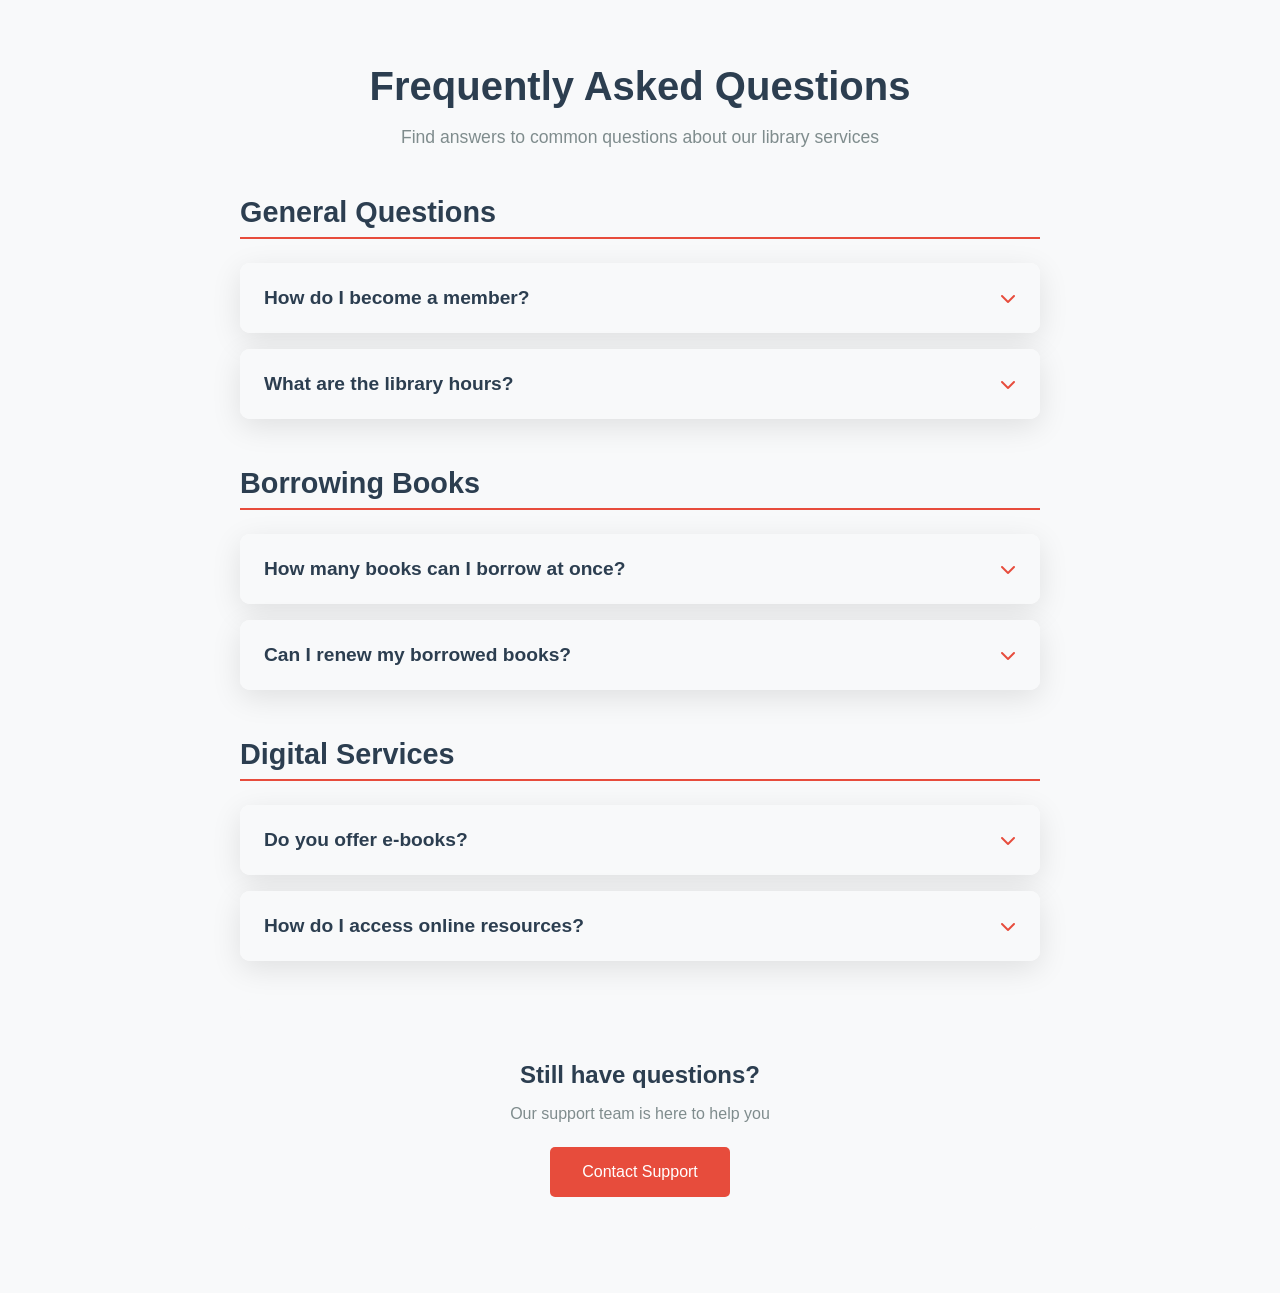
<file: FAQ.html>
<!DOCTYPE html>
<html lang="en">
<head>
    <meta charset="UTF-8">
    <meta name="viewport" content="width=device-width, initial-scale=1.0">
    <title>FAQ - Athena Library</title>
    <link rel="stylesheet" href="css/style.css">
    <link rel="stylesheet" href="https://cdnjs.cloudflare.com/ajax/libs/font-awesome/6.4.0/css/all.min.css">
    <style>
        :root {
            --primary: #2c3e50;
            --secondary: #1a2a3a;
            --accent: #e74c3c;
            --light: #f8f9fa;
            --cream: #f9f5eb;
            --dark: #2c3e50;
            --success: #27ae60;
            --neutral: #7f8c8d;
            --shadow: 0 8px 30px rgba(0, 0, 0, 0.1);
            --transition: all 0.3s ease;
        }

        .faq-container {
            max-width: 800px;
            margin: 4rem auto;
            padding: 0 2rem;
        }

        .faq-header {
            text-align: center;
            margin-bottom: 3rem;
        }

        .faq-header h1 {
            font-size: 2.5rem;
            color: var(--primary);
            margin-bottom: 1rem;
        }

        .faq-header p {
            color: var(--neutral);
            font-size: 1.1rem;
        }

        .faq-section {
            margin-bottom: 3rem;
        }

        .faq-section h2 {
            color: var(--primary);
            font-size: 1.8rem;
            margin-bottom: 1.5rem;
            padding-bottom: 0.5rem;
            border-bottom: 2px solid var(--accent);
        }

        .faq-item {
            background: white;
            border-radius: 10px;
            margin-bottom: 1rem;
            box-shadow: var(--shadow);
            overflow: hidden;
            transition: var(--transition);
        }

        .faq-question {
            padding: 1.5rem;
            cursor: pointer;
            display: flex;
            justify-content: space-between;
            align-items: center;
            background: var(--light);
            transition: var(--transition);
        }

        .faq-question h3 {
            color: var(--primary);
            font-size: 1.2rem;
            margin: 0;
        }

        .faq-question i {
            color: var(--accent);
            transition: var(--transition);
        }

        .faq-answer {
            padding: 1.5rem;
            display: none;
            color: var(--dark);
            line-height: 1.6;
        }

        .faq-item.active .faq-question {
            background: var(--accent);
        }

        .faq-item.active .faq-question h3,
        .faq-item.active .faq-question i {
            color: white;
        }

        .faq-item.active .faq-answer {
            display: block;
        }

        .contact-support {
            text-align: center;
            margin-top: 3rem;
            padding: 2rem;
            background: var(--light);
            border-radius: 10px;
        }

        .contact-support h2 {
            color: var(--primary);
            margin-bottom: 1rem;
        }

        .contact-support p {
            color: var(--neutral);
            margin-bottom: 1.5rem;
        }

        .contact-btn {
            display: inline-block;
            padding: 1rem 2rem;
            background: var(--accent);
            color: white;
            text-decoration: none;
            border-radius: 5px;
            transition: var(--transition);
        }

        .contact-btn:hover {
            background: #c0392b;
            transform: translateY(-2px);
        }

        @media (max-width: 768px) {
            .faq-container {
                margin: 2rem auto;
                padding: 0 1rem;
            }

            .faq-header h1 {
                font-size: 2rem;
            }

            .faq-section h2 {
                font-size: 1.5rem;
            }
        }
    </style>
</head>
<body>
    <div class="faq-container">
        <div class="faq-header">
            <h1>Frequently Asked Questions</h1>
            <p>Find answers to common questions about our library services</p>
        </div>

        <div class="faq-section">
            <h2>General Questions</h2>
            <div class="faq-item">
                <div class="faq-question">
                    <h3>How do I become a member?</h3>
                    <i class="fas fa-chevron-down"></i>
                </div>
                <div class="faq-answer">
                    <p>To become a member, simply visit our registration page and fill out the required information. You'll need a valid email address and government-issued ID for verification.</p>
                </div>
            </div>
            <div class="faq-item">
                <div class="faq-question">
                    <h3>What are the library hours?</h3>
                    <i class="fas fa-chevron-down"></i>
                </div>
                <div class="faq-answer">
                    <p>Our library is open Monday to Friday from 9:00 AM to 8:00 PM, and Saturday to Sunday from 10:00 AM to 6:00 PM. We are closed on public holidays.</p>
                </div>
            </div>
        </div>

        <div class="faq-section">
            <h2>Borrowing Books</h2>
            <div class="faq-item">
                <div class="faq-question">
                    <h3>How many books can I borrow at once?</h3>
                    <i class="fas fa-chevron-down"></i>
                </div>
                <div class="faq-answer">
                    <p>Regular members can borrow up to 5 books at a time for a period of 14 days. Premium members can borrow up to 10 books for 21 days.</p>
                </div>
            </div>
            <div class="faq-item">
                <div class="faq-question">
                    <h3>Can I renew my borrowed books?</h3>
                    <i class="fas fa-chevron-down"></i>
                </div>
                <div class="faq-answer">
                    <p>Yes, you can renew your books up to 2 times, provided there are no holds on the items. You can renew online through your account or by visiting the library.</p>
                </div>
            </div>
        </div>

        <div class="faq-section">
            <h2>Digital Services</h2>
            <div class="faq-item">
                <div class="faq-question">
                    <h3>Do you offer e-books?</h3>
                    <i class="fas fa-chevron-down"></i>
                </div>
                <div class="faq-answer">
                    <p>Yes, we have a growing collection of e-books available through our digital platform. You can access them using your library card number and PIN.</p>
                </div>
            </div>
            <div class="faq-item">
                <div class="faq-question">
                    <h3>How do I access online resources?</h3>
                    <i class="fas fa-chevron-down"></i>
                </div>
                <div class="faq-answer">
                    <p>All online resources are accessible through your library account. Simply log in with your credentials to access our digital collection, research databases, and more.</p>
                </div>
            </div>
        </div>

        <div class="contact-support">
            <h2>Still have questions?</h2>
            <p>Our support team is here to help you</p>
            <a href="contact.php" class="contact-btn">Contact Support</a>
        </div>
    </div>

    <script>
        document.querySelectorAll('.faq-question').forEach(question => {
            question.addEventListener('click', () => {
                const faqItem = question.parentElement;
                const isActive = faqItem.classList.contains('active');
                
                // Close all other items
                document.querySelectorAll('.faq-item').forEach(item => {
                    item.classList.remove('active');
                });
                
                // Toggle current item
                if (!isActive) {
                    faqItem.classList.add('active');
                }
            });
        });
    </script>
</body>
</html>
</file>
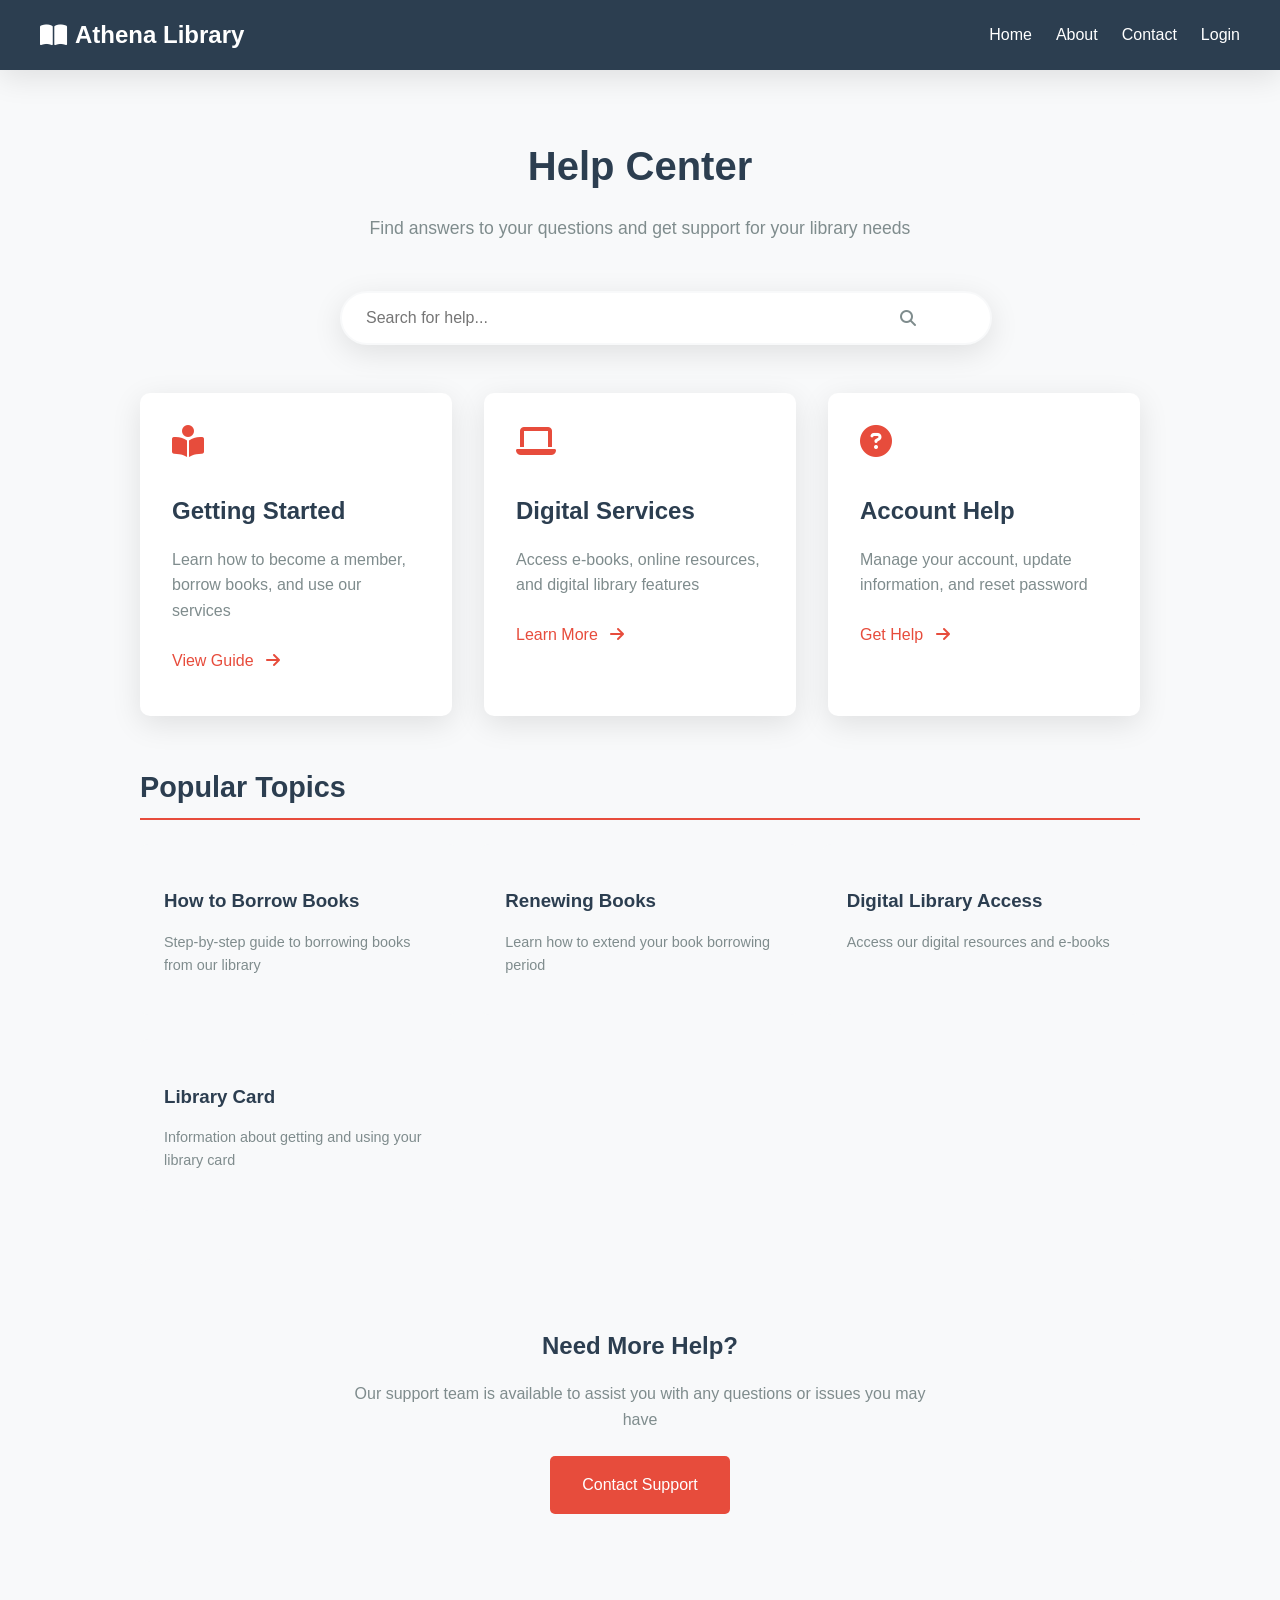
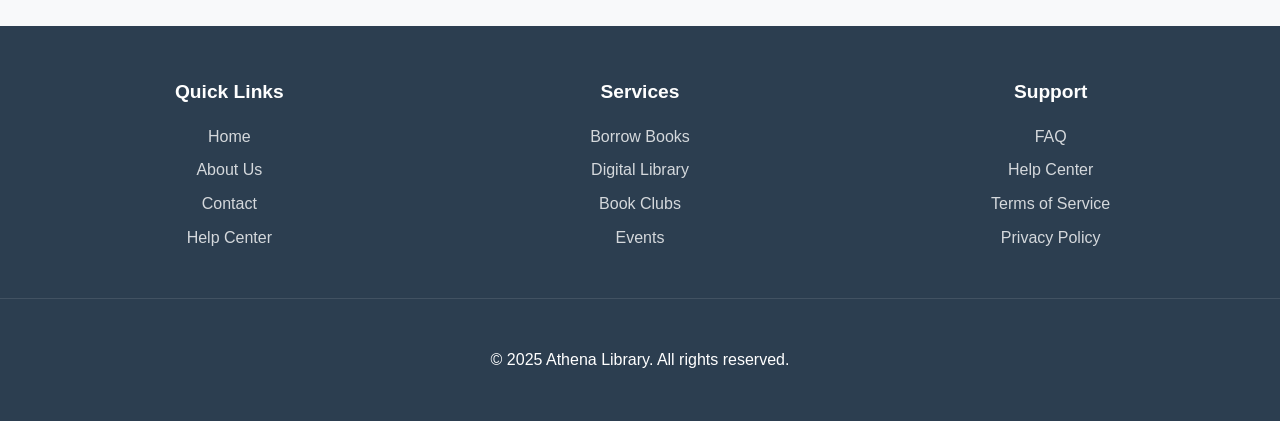
<file: help.html>
<!DOCTYPE html>
<html lang="en">
<head>
    <meta charset="UTF-8">
    <meta name="viewport" content="width=device-width, initial-scale=1.0">
    <title>Help Center - Athena Library</title>
    <link rel="stylesheet" href="css/style.css">
    <link rel="stylesheet" href="https://cdnjs.cloudflare.com/ajax/libs/font-awesome/6.4.0/css/all.min.css">
    <style>
        :root {
            --primary: #2c3e50;
            --secondary: #1a2a3a;
            --accent: #e74c3c;
            --light: #f8f9fa;
            --cream: #f9f5eb;
            --dark: #2c3e50;
            --success: #27ae60;
            --neutral: #7f8c8d;
            --shadow: 0 8px 30px rgba(0, 0, 0, 0.1);
            --transition: all 0.3s ease;
        }

        body {
            font-family: 'Segoe UI', Tahoma, Geneva, Verdana, sans-serif;
            background-color: var(--light);
            color: var(--dark);
            line-height: 1.6;
            margin: 0;
            padding: 0;
        }

        .navbar {
            background-color: var(--primary);
            padding: 1rem 0;
            box-shadow: var(--shadow);
        }

        .navbar-container {
            max-width: 1200px;
            margin: 0 auto;
            padding: 0 2rem;
            display: flex;
            justify-content: space-between;
            align-items: center;
        }

        .navbar-logo {
            display: flex;
            align-items: center;
            text-decoration: none;
            color: white;
        }

        .navbar-logo i {
            font-size: 1.5rem;
            margin-right: 0.5rem;
        }

        .navbar-logo h1 {
            font-size: 1.5rem;
            margin: 0;
        }

        .navbar-links {
            display: flex;
            gap: 1.5rem;
        }

        .navbar-links a {
            color: white;
            text-decoration: none;
            transition: var(--transition);
        }

        .navbar-links a:hover {
            color: var(--accent);
        }

        .help-container {
            max-width: 1000px;
            margin: 4rem auto;
            padding: 0 2rem;
        }

        .help-header {
            text-align: center;
            margin-bottom: 3rem;
        }

        .help-header h1 {
            font-size: 2.5rem;
            color: var(--primary);
            margin-bottom: 1rem;
        }

        .help-header p {
            color: var(--neutral);
            font-size: 1.1rem;
            max-width: 600px;
            margin: 0 auto;
        }

        .help-search {
            max-width: 600px;
            margin: 0 auto 3rem;
            position: relative;
        }

        .help-search input {
            width: 100%;
            padding: 1rem 1.5rem;
            border: 2px solid var(--light);
            border-radius: 30px;
            font-size: 1rem;
            transition: var(--transition);
            background: white;
            box-shadow: var(--shadow);
        }

        .help-search input:focus {
            outline: none;
            border-color: var(--accent);
        }

        .help-search i {
            position: absolute;
            right: 1.5rem;
            top: 50%;
            transform: translateY(-50%);
            color: var(--neutral);
            cursor: pointer;
        }

        .help-categories {
            display: grid;
            grid-template-columns: repeat(auto-fit, minmax(300px, 1fr));
            gap: 2rem;
            margin-bottom: 3rem;
        }

        .help-category {
            background: white;
            border-radius: 10px;
            padding: 2rem;
            box-shadow: var(--shadow);
            transition: var(--transition);
            cursor: pointer;
        }

        .help-category:hover {
            transform: translateY(-5px);
            box-shadow: 0 15px 30px rgba(0, 0, 0, 0.15);
        }

        .help-category i {
            font-size: 2rem;
            color: var(--accent);
            margin-bottom: 1rem;
        }

        .help-category h2 {
            color: var(--primary);
            margin-bottom: 1rem;
            font-size: 1.5rem;
        }

        .help-category p {
            color: var(--neutral);
            margin-bottom: 1.5rem;
        }

        .help-category a {
            display: inline-block;
            color: var(--accent);
            text-decoration: none;
            font-weight: 500;
            transition: var(--transition);
        }

        .help-category a:hover {
            color: #c0392b;
            transform: translateX(5px);
        }

        .help-category a i {
            font-size: 1rem;
            margin-left: 0.5rem;
        }

        .popular-topics {
            margin-bottom: 3rem;
        }

        .popular-topics h2 {
            color: var(--primary);
            font-size: 1.8rem;
            margin-bottom: 1.5rem;
            padding-bottom: 0.5rem;
            border-bottom: 2px solid var(--accent);
        }

        .topics-grid {
            display: grid;
            grid-template-columns: repeat(auto-fit, minmax(250px, 1fr));
            gap: 1.5rem;
        }

        .topic-item {
            background: var(--light);
            padding: 1.5rem;
            border-radius: 8px;
            transition: var(--transition);
            cursor: pointer;
        }

        .topic-item:hover {
            background: white;
            box-shadow: var(--shadow);
            transform: translateY(-3px);
        }

        .topic-item h3 {
            color: var(--primary);
            margin-bottom: 0.5rem;
        }

        .topic-item p {
            color: var(--neutral);
            font-size: 0.9rem;
        }

        .contact-support {
            text-align: center;
            padding: 3rem;
            background: var(--light);
            border-radius: 10px;
            margin-top: 3rem;
        }

        .contact-support h2 {
            color: var(--primary);
            margin-bottom: 1rem;
        }

        .contact-support p {
            color: var(--neutral);
            margin-bottom: 1.5rem;
            max-width: 600px;
            margin-left: auto;
            margin-right: auto;
        }

        .contact-btn {
            display: inline-block;
            padding: 1rem 2rem;
            background: var(--accent);
            color: white;
            text-decoration: none;
            border-radius: 5px;
            transition: var(--transition);
            border: none;
            cursor: pointer;
            font-size: 1rem;
            font-weight: 500;
        }

        .contact-btn:hover {
            background: #c0392b;
            transform: translateY(-2px);
            box-shadow: 0 5px 15px rgba(231, 76, 60, 0.3);
        }

        .modal {
            display: none;
            position: fixed;
            top: 0;
            left: 0;
            width: 100%;
            height: 100%;
            background-color: rgba(0, 0, 0, 0.7);
            z-index: 1000;
            overflow-y: auto;
        }

        .modal-content {
            background-color: white;
            margin: 5% auto;
            padding: 2rem;
            width: 80%;
            max-width: 800px;
            border-radius: 10px;
            box-shadow: var(--shadow);
            position: relative;
            animation: modalFadeIn 0.3s ease;
        }

        @keyframes modalFadeIn {
            from {
                opacity: 0;
                transform: translateY(-50px);
            }
            to {
                opacity: 1;
                transform: translateY(0);
            }
        }

        .close-modal {
            position: absolute;
            top: 1rem;
            right: 1rem;
            font-size: 1.5rem;
            cursor: pointer;
            color: var(--neutral);
            transition: var(--transition);
        }

        .close-modal:hover {
            color: var(--accent);
        }

        .modal-header {
            margin-bottom: 1.5rem;
            padding-bottom: 1rem;
            border-bottom: 1px solid var(--light);
        }

        .modal-header h2 {
            color: var(--primary);
            margin: 0;
        }

        .modal-body {
            margin-bottom: 1.5rem;
        }

        .modal-body p {
            margin-bottom: 1rem;
        }

        .modal-footer {
            display: flex;
            justify-content: flex-end;
            gap: 1rem;
        }

        .modal-btn {
            padding: 0.75rem 1.5rem;
            border: none;
            border-radius: 5px;
            cursor: pointer;
            font-weight: 500;
            transition: var(--transition);
        }

        .modal-btn-primary {
            background-color: var(--accent);
            color: white;
        }

        .modal-btn-secondary {
            background-color: var(--light);
            color: var(--dark);
        }

        .modal-btn:hover {
            transform: translateY(-2px);
            box-shadow: 0 5px 15px rgba(0, 0, 0, 0.1);
        }

        .footer {
            background-color: var(--primary);
            color: white;
            padding: 2rem 0;
            margin-top: 4rem;
        }

        .footer-container {
            max-width: 1200px;
            margin: 0 auto;
            padding: 0 2rem;
            display: grid;
            grid-template-columns: repeat(auto-fit, minmax(250px, 1fr));
            gap: 2rem;
        }

        .footer-section h3 {
            margin-bottom: 1rem;
            font-size: 1.2rem;
        }

        .footer-section ul {
            list-style: none;
            padding: 0;
        }

        .footer-section ul li {
            margin-bottom: 0.5rem;
        }

        .footer-section ul li a {
            color: rgba(255, 255, 255, 0.8);
            text-decoration: none;
            transition: var(--transition);
        }

        .footer-section ul li a:hover {
            color: white;
        }

        .footer-bottom {
            text-align: center;
            padding-top: 2rem;
            margin-top: 2rem;
            border-top: 1px solid rgba(255, 255, 255, 0.1);
        }

        @media (max-width: 768px) {
            .navbar-container {
                flex-direction: column;
                gap: 1rem;
            }

            .navbar-links {
                flex-direction: column;
                align-items: center;
                gap: 0.5rem;
            }

            .help-container {
                margin: 2rem auto;
                padding: 0 1rem;
            }

            .help-header h1 {
                font-size: 2rem;
            }

            .help-categories {
                grid-template-columns: 1fr;
            }

            .modal-content {
                width: 95%;
                margin: 10% auto;
            }
        }
    </style>
</head>
<body>
    <!-- Navbar -->
    <nav class="navbar">
        <div class="navbar-container">
            <a href="index.php" class="navbar-logo">
                <i class="fas fa-book-open"></i>
                <h1>Athena Library</h1>
            </a>
            <div class="navbar-links">
                <a href="index.php">Home</a>
                <a href="about.php">About</a>
                <a href="contact.php">Contact</a>
                <a href="login.php">Login</a>
            </div>
        </div>
    </nav>

    <div class="help-container">
        <div class="help-header">
            <h1>Help Center</h1>
            <p>Find answers to your questions and get support for your library needs</p>
        </div>

        <div class="help-search">
            <input type="text" id="help-search-input" placeholder="Search for help...">
            <i class="fas fa-search" id="search-icon"></i>
        </div>

        <div class="help-categories">
            <div class="help-category" data-category="getting-started">
                <i class="fas fa-book-reader"></i>
                <h2>Getting Started</h2>
                <p>Learn how to become a member, borrow books, and use our services</p>
                <a href="#" class="category-link">View Guide <i class="fas fa-arrow-right"></i></a>
            </div>

            <div class="help-category" data-category="digital-services">
                <i class="fas fa-laptop"></i>
                <h2>Digital Services</h2>
                <p>Access e-books, online resources, and digital library features</p>
                <a href="#" class="category-link">Learn More <i class="fas fa-arrow-right"></i></a>
            </div>

            <div class="help-category" data-category="account-help">
                <i class="fas fa-question-circle"></i>
                <h2>Account Help</h2>
                <p>Manage your account, update information, and reset password</p>
                <a href="#" class="category-link">Get Help <i class="fas fa-arrow-right"></i></a>
            </div>
        </div>

        <div class="popular-topics">
            <h2>Popular Topics</h2>
            <div class="topics-grid">
                <div class="topic-item" data-topic="borrowing">
                    <h3>How to Borrow Books</h3>
                    <p>Step-by-step guide to borrowing books from our library</p>
                </div>
                <div class="topic-item" data-topic="renewing">
                    <h3>Renewing Books</h3>
                    <p>Learn how to extend your book borrowing period</p>
                </div>
                <div class="topic-item" data-topic="digital-access">
                    <h3>Digital Library Access</h3>
                    <p>Access our digital resources and e-books</p>
                </div>
                <div class="topic-item" data-topic="library-card">
                    <h3>Library Card</h3>
                    <p>Information about getting and using your library card</p>
                </div>
            </div>
        </div>

        <div class="contact-support">
            <h2>Need More Help?</h2>
            <p>Our support team is available to assist you with any questions or issues you may have</p>
            <a href="contact.php" class="contact-btn">Contact Support</a>
        </div>
    </div>

    <!-- Modal for topic details -->
    <div id="topic-modal" class="modal">
        <div class="modal-content">
            <span class="close-modal">&times;</span>
            <div class="modal-header">
                <h2 id="modal-title">Topic Title</h2>
            </div>
            <div class="modal-body" id="modal-body">
                <p>Topic content will be displayed here.</p>
            </div>
            <div class="modal-footer">
                <button class="modal-btn modal-btn-secondary" id="modal-close">Close</button>
                <button class="modal-btn modal-btn-primary" id="modal-contact">Contact Support</button>
            </div>
        </div>
    </div>

    <!-- Footer -->
    <footer class="footer">
        <div class="footer-container">
            <div class="footer-section">
                <h3>Quick Links</h3>
                <ul>
                    <li><a href="index.php">Home</a></li>
                    <li><a href="about.php">About Us</a></li>
                    <li><a href="contact.php">Contact</a></li>
                    <li><a href="help.html">Help Center</a></li>
                </ul>
            </div>
            <div class="footer-section">
                <h3>Services</h3>
                <ul>
                    <li><a href="#">Borrow Books</a></li>
                    <li><a href="#">Digital Library</a></li>
                    <li><a href="#">Book Clubs</a></li>
                    <li><a href="#">Events</a></li>
                </ul>
            </div>
            <div class="footer-section">
                <h3>Support</h3>
                <ul>
                    <li><a href="FAQ.html">FAQ</a></li>
                    <li><a href="help.html">Help Center</a></li>
                    <li><a href="terms.html">Terms of Service</a></li>
                    <li><a href="privacy.html">Privacy Policy</a></li>
                </ul>
            </div>
        </div>
        <div class="footer-bottom">
            <p>&copy; 2025 Athena Library. All rights reserved.</p>
        </div>
    </footer>

    <script>
        // Topic content data
        const topicContent = {
            'borrowing': {
                title: 'How to Borrow Books',
                content: `
                    <h3>Step 1: Create an Account</h3>
                    <p>To borrow books from Athena Library, you need to create an account. Click on the "Sign Up" button in the navigation bar and fill out the registration form with your personal information.</p>
                    
                    <h3>Step 2: Log In to Your Account</h3>
                    <p>Once your account is created, log in using your email and password.</p>
                    
                    <h3>Step 3: Browse the Library</h3>
                    <p>Use the search bar to find books by title, author, or subject. You can also browse through categories or featured books on the homepage.</p>
                    
                    <h3>Step 4: Select a Book</h3>
                    <p>Click on a book to view its details. You can read the description, check availability, and see other related information.</p>
                    
                    <h3>Step 5: Borrow the Book</h3>
                    <p>Click the "Borrow" button on the book's page. The book will be added to your borrowed books list and will be available for you to read.</p>
                    
                    <h3>Step 6: Access Your Borrowed Books</h3>
                    <p>You can access your borrowed books from your dashboard. They will be available for the standard borrowing period.</p>
                    
                    <h3>Need More Help?</h3>
                    <p>If you encounter any issues during the borrowing process, please contact our support team for assistance.</p>
                `
            },
            'renewing': {
                title: 'Renewing Books',
                content: `
                    <h3>How to Renew Your Books</h3>
                    <p>You can renew your borrowed books to extend the borrowing period. Here's how to do it:</p>
                    
                    <h3>Step 1: Log In to Your Account</h3>
                    <p>Access your account by logging in with your credentials.</p>
                    
                    <h3>Step 2: Go to Your Borrowed Books</h3>
                    <p>Navigate to your dashboard and find the "Borrowed Books" section.</p>
                    
                    <h3>Step 3: Select the Book to Renew</h3>
                    <p>Find the book you want to renew and click on it.</p>
                    
                    <h3>Step 4: Click the Renew Button</h3>
                    <p>On the book's page, you'll see a "Renew" button. Click it to extend the borrowing period.</p>
                    
                    <h3>Important Notes:</h3>
                    <ul>
                        <li>Books can be renewed up to 3 times.</li>
                        <li>If another user has requested the book, renewal may not be possible.</li>
                        <li>The renewal period is the same as the initial borrowing period.</li>
                    </ul>
                    
                    <h3>Need Assistance?</h3>
                    <p>If you're having trouble renewing your books, please contact our support team.</p>
                `
            },
            'digital-access': {
                title: 'Digital Library Access',
                content: `
                    <h3>Accessing Our Digital Resources</h3>
                    <p>Athena Library offers a wide range of digital resources, including e-books, audiobooks, and online databases. Here's how to access them:</p>
                    
                    <h3>Step 1: Log In to Your Account</h3>
                    <p>Use your library account credentials to log in.</p>
                    
                    <h3>Step 2: Navigate to Digital Library</h3>
                    <p>From your dashboard, click on the "Digital Library" section.</p>
                    
                    <h3>Step 3: Browse Digital Resources</h3>
                    <p>You can browse by category, search for specific titles, or explore featured digital content.</p>
                    
                    <h3>Step 4: Access the Content</h3>
                    <p>Click on any digital resource to access it. Some content may be available for download, while others can be read or listened to directly in your browser.</p>
                    
                    <h3>Compatible Devices</h3>
                    <p>Our digital library is compatible with most devices, including:</p>
                    <ul>
                        <li>Desktop and laptop computers</li>
                        <li>Tablets (iOS and Android)</li>
                        <li>Smartphones</li>
                        <li>E-readers (with web browser capability)</li>
                    </ul>
                    
                    <h3>Technical Support</h3>
                    <p>If you encounter any technical issues while accessing digital resources, please contact our technical support team.</p>
                `
            },
            'library-card': {
                title: 'Library Card Information',
                content: `
                    <h3>Getting Your Library Card</h3>
                    <p>Your library card is your key to accessing all of Athena Library's resources. Here's what you need to know:</p>
                    
                    <h3>How to Get a Library Card</h3>
                    <p>When you create an account with Athena Library, a digital library card is automatically generated for you. You can access it from your dashboard.</p>
                    
                    <h3>Using Your Library Card</h3>
                    <p>Your library card number is your unique identifier in our system. You'll need it to:</p>
                    <ul>
                        <li>Borrow physical books</li>
                        <li>Access digital resources</li>
                        <li>Use library computers</li>
                        <li>Participate in library programs</li>
                    </ul>
                    
                    <h3>Replacing a Lost Card</h3>
                    <p>If you've lost access to your account or need to reset your library card:</p>
                    <ol>
                        <li>Go to the login page</li>
                        <li>Click on "Forgot Password"</li>
                        <li>Follow the instructions to reset your account</li>
                    </ol>
                    
                    <h3>Card Expiration</h3>
                    <p>Library cards do not expire as long as your account remains active. To keep your account active, simply log in at least once every 12 months.</p>
                    
                    <h3>Need Help?</h3>
                    <p>If you're having trouble with your library card, please contact our support team for assistance.</p>
                `
            }
        };

        // Category content data
        const categoryContent = {
            'getting-started': {
                title: 'Getting Started with Athena Library',
                content: `
                    <h3>Welcome to Athena Library!</h3>
                    <p>We're excited to have you join our community of readers. This guide will help you get started with using our library services.</p>
                    
                    <h3>Creating Your Account</h3>
                    <p>To access our library services, you need to create an account:</p>
                    <ol>
                        <li>Click on the "Sign Up" button in the navigation bar</li>
                        <li>Fill out the registration form with your personal information</li>
                        <li>Verify your email address</li>
                        <li>Set up your password</li>
                    </ol>
                    
                    <h3>Logging In</h3>
                    <p>Once your account is created, you can log in using your email and password. After logging in, you'll have access to your personal dashboard where you can manage your borrowed books, saved items, and account settings.</p>
                    
                    <h3>Browsing the Library</h3>
                    <p>Our library offers a wide range of books across various genres and subjects. You can browse books by:</p>
                    <ul>
                        <li>Using the search bar to find specific titles, authors, or subjects</li>
                        <li>Exploring categories from the homepage</li>
                        <li>Checking out featured and new arrivals</li>
                    </ul>
                    
                    <h3>Borrowing Books</h3>
                    <p>To borrow a book:</p>
                    <ol>
                        <li>Find a book you're interested in</li>
                        <li>Click on the book to view its details</li>
                        <li>Click the "Borrow" button</li>
                        <li>The book will be added to your borrowed books list</li>
                    </ol>
                    
                    <h3>Managing Your Account</h3>
                    <p>From your dashboard, you can:</p>
                    <ul>
                        <li>View and manage your borrowed books</li>
                        <li>Save books for later</li>
                        <li>Update your personal information</li>
                        <li>Change your password</li>
                    </ul>
                    
                    <h3>Need Help?</h3>
                    <p>If you have any questions or need assistance, our support team is here to help. You can contact us through the Help Center or the Contact page.</p>
                `
            },
            'digital-services': {
                title: 'Digital Services at Athena Library',
                content: `
                    <h3>Our Digital Services</h3>
                    <p>Athena Library offers a comprehensive range of digital services to enhance your reading experience. Here's what you can access:</p>
                    
                    <h3>E-Books</h3>
                    <p>Our e-book collection includes thousands of titles across various genres. You can:</p>
                    <ul>
                        <li>Read e-books directly in your browser</li>
                        <li>Download e-books for offline reading</li>
                        <li>Sync your reading progress across devices</li>
                        <li>Highlight and take notes</li>
                    </ul>
                    
                    <h3>Audiobooks</h3>
                    <p>Listen to professionally narrated audiobooks on your computer or mobile device. Features include:</p>
                    <ul>
                        <li>Adjustable playback speed</li>
                        <li>Bookmarking capability</li>
                        <li>Offline listening</li>
                        <li>Cross-device synchronization</li>
                    </ul>
                    
                    <h3>Online Databases</h3>
                    <p>Access premium research databases and academic journals, including:</p>
                    <ul>
                        <li>Academic research papers</li>
                        <li>Newspaper archives</li>
                        <li>Specialized subject databases</li>
                        <li>Reference materials</li>
                    </ul>
                    
                    <h3>Digital Magazines</h3>
                    <p>Browse and read current and back issues of popular magazines.</p>
                    
                    <h3>How to Access Digital Services</h3>
                    <p>To access our digital services:</p>
                    <ol>
                        <li>Log in to your account</li>
                        <li>Navigate to the "Digital Library" section</li>
                        <li>Browse or search for digital content</li>
                        <li>Click on any item to access it</li>
                    </ol>
                    
                    <h3>Technical Requirements</h3>
                    <p>Our digital services are compatible with most modern devices and browsers. For the best experience, we recommend:</p>
                    <ul>
                        <li>Updated web browsers (Chrome, Firefox, Safari, Edge)</li>
                        <li>Stable internet connection</li>
                        <li>For e-books: e-reader apps like Kindle, Nook, or Kobo</li>
                        <li>For audiobooks: headphones or speakers</li>
                    </ul>
                    
                    <h3>Need Help with Digital Services?</h3>
                    <p>If you encounter any issues with our digital services, please contact our technical support team for assistance.</p>
                `
            },
            'account-help': {
                title: 'Account Help and Management',
                content: `
                    <h3>Managing Your Athena Library Account</h3>
                    <p>Your account is your gateway to all of Athena Library's services. Here's how to manage it effectively:</p>
                    
                    <h3>Updating Your Information</h3>
                    <p>To update your personal information:</p>
                    <ol>
                        <li>Log in to your account</li>
                        <li>Go to your profile settings</li>
                        <li>Edit your information as needed</li>
                        <li>Click "Save Changes" to update</li>
                    </ol>
                    
                    <h3>Changing Your Password</h3>
                    <p>To change your password:</p>
                    <ol>
                        <li>Log in to your account</li>
                        <li>Go to your profile settings</li>
                        <li>Click on "Change Password"</li>
                        <li>Enter your current password and your new password</li>
                        <li>Click "Update Password" to save changes</li>
                    </ol>
                    
                    <h3>Resetting a Forgotten Password</h3>
                    <p>If you've forgotten your password:</p>
                    <ol>
                        <li>Go to the login page</li>
                        <li>Click on "Forgot Password"</li>
                        <li>Enter your email address</li>
                        <li>Check your email for a password reset link</li>
                        <li>Follow the instructions to create a new password</li>
                    </ol>
                    
                    <h3>Account Security</h3>
                    <p>To keep your account secure:</p>
                    <ul>
                        <li>Use a strong, unique password</li>
                        <li>Never share your login credentials</li>
                        <li>Log out when using public computers</li>
                        <li>Enable two-factor authentication if available</li>
                    </ul>
                    
                    <h3>Deleting Your Account</h3>
                    <p>If you wish to delete your account:</p>
                    <ol>
                        <li>Log in to your account</li>
                        <li>Go to your profile settings</li>
                        <li>Scroll to the bottom and click "Delete Account"</li>
                        <li>Confirm your decision</li>
                    </ol>
                    <p>Please note that deleting your account is permanent and will remove all your saved data, including borrowed books and bookmarks.</p>
                    
                    <h3>Need Additional Help?</h3>
                    <p>If you're experiencing issues with your account, please contact our support team for assistance.</p>
                `
            }
        };

        // DOM Elements
        const searchInput = document.getElementById('help-search-input');
        const searchIcon = document.getElementById('search-icon');
        const topicItems = document.querySelectorAll('.topic-item');
        const helpCategories = document.querySelectorAll('.help-category');
        const modal = document.getElementById('topic-modal');
        const modalTitle = document.getElementById('modal-title');
        const modalBody = document.getElementById('modal-body');
        const closeModal = document.querySelector('.close-modal');
        const modalCloseBtn = document.getElementById('modal-close');
        const modalContactBtn = document.getElementById('modal-contact');

        // Search functionality
        searchInput.addEventListener('input', (e) => {
            const searchTerm = e.target.value.toLowerCase();
            
            // Search in topics
            topicItems.forEach(item => {
                const title = item.querySelector('h3').textContent.toLowerCase();
                const description = item.querySelector('p').textContent.toLowerCase();
                
                if (title.includes(searchTerm) || description.includes(searchTerm)) {
                    item.style.display = 'block';
                } else {
                    item.style.display = 'none';
                }
            });

            // Search in categories
            helpCategories.forEach(category => {
                const title = category.querySelector('h2').textContent.toLowerCase();
                const description = category.querySelector('p').textContent.toLowerCase();
                
                if (title.includes(searchTerm) || description.includes(searchTerm)) {
                    category.style.display = 'block';
                } else {
                    category.style.display = 'none';
                }
            });
        });

        // Search icon click
        searchIcon.addEventListener('click', () => {
            searchInput.focus();
        });

        // Topic item click
        topicItems.forEach(item => {
            item.addEventListener('click', () => {
                const topicId = item.getAttribute('data-topic');
                const topic = topicContent[topicId];
                
                if (topic) {
                    modalTitle.textContent = topic.title;
                    modalBody.innerHTML = topic.content;
                    modal.style.display = 'block';
                }
            });
        });

        // Category click
        helpCategories.forEach(category => {
            category.addEventListener('click', () => {
                const categoryId = category.getAttribute('data-category');
                const categoryData = categoryContent[categoryId];
                
                if (categoryData) {
                    modalTitle.textContent = categoryData.title;
                    modalBody.innerHTML = categoryData.content;
                    modal.style.display = 'block';
                }
            });
        });

        // Close modal
        closeModal.addEventListener('click', () => {
            modal.style.display = 'none';
        });

        modalCloseBtn.addEventListener('click', () => {
            modal.style.display = 'none';
        });

        // Contact support button in modal
        modalContactBtn.addEventListener('click', () => {
            window.location.href = 'contact.php';
        });

        // Close modal when clicking outside
        window.addEventListener('click', (e) => {
            if (e.target === modal) {
                modal.style.display = 'none';
            }
        });

        // Contact support button
        const contactBtn = document.querySelector('.contact-btn');
        contactBtn.addEventListener('click', (e) => {
            // If it's a link, let it navigate naturally
            if (contactBtn.getAttribute('href')) {
                return;
            }
            
            // Otherwise, show a confirmation
            if (confirm('Would you like to contact our support team?')) {
                window.location.href = 'contact.php';
            }
        });
    </script>
</body>
</html>
</file>
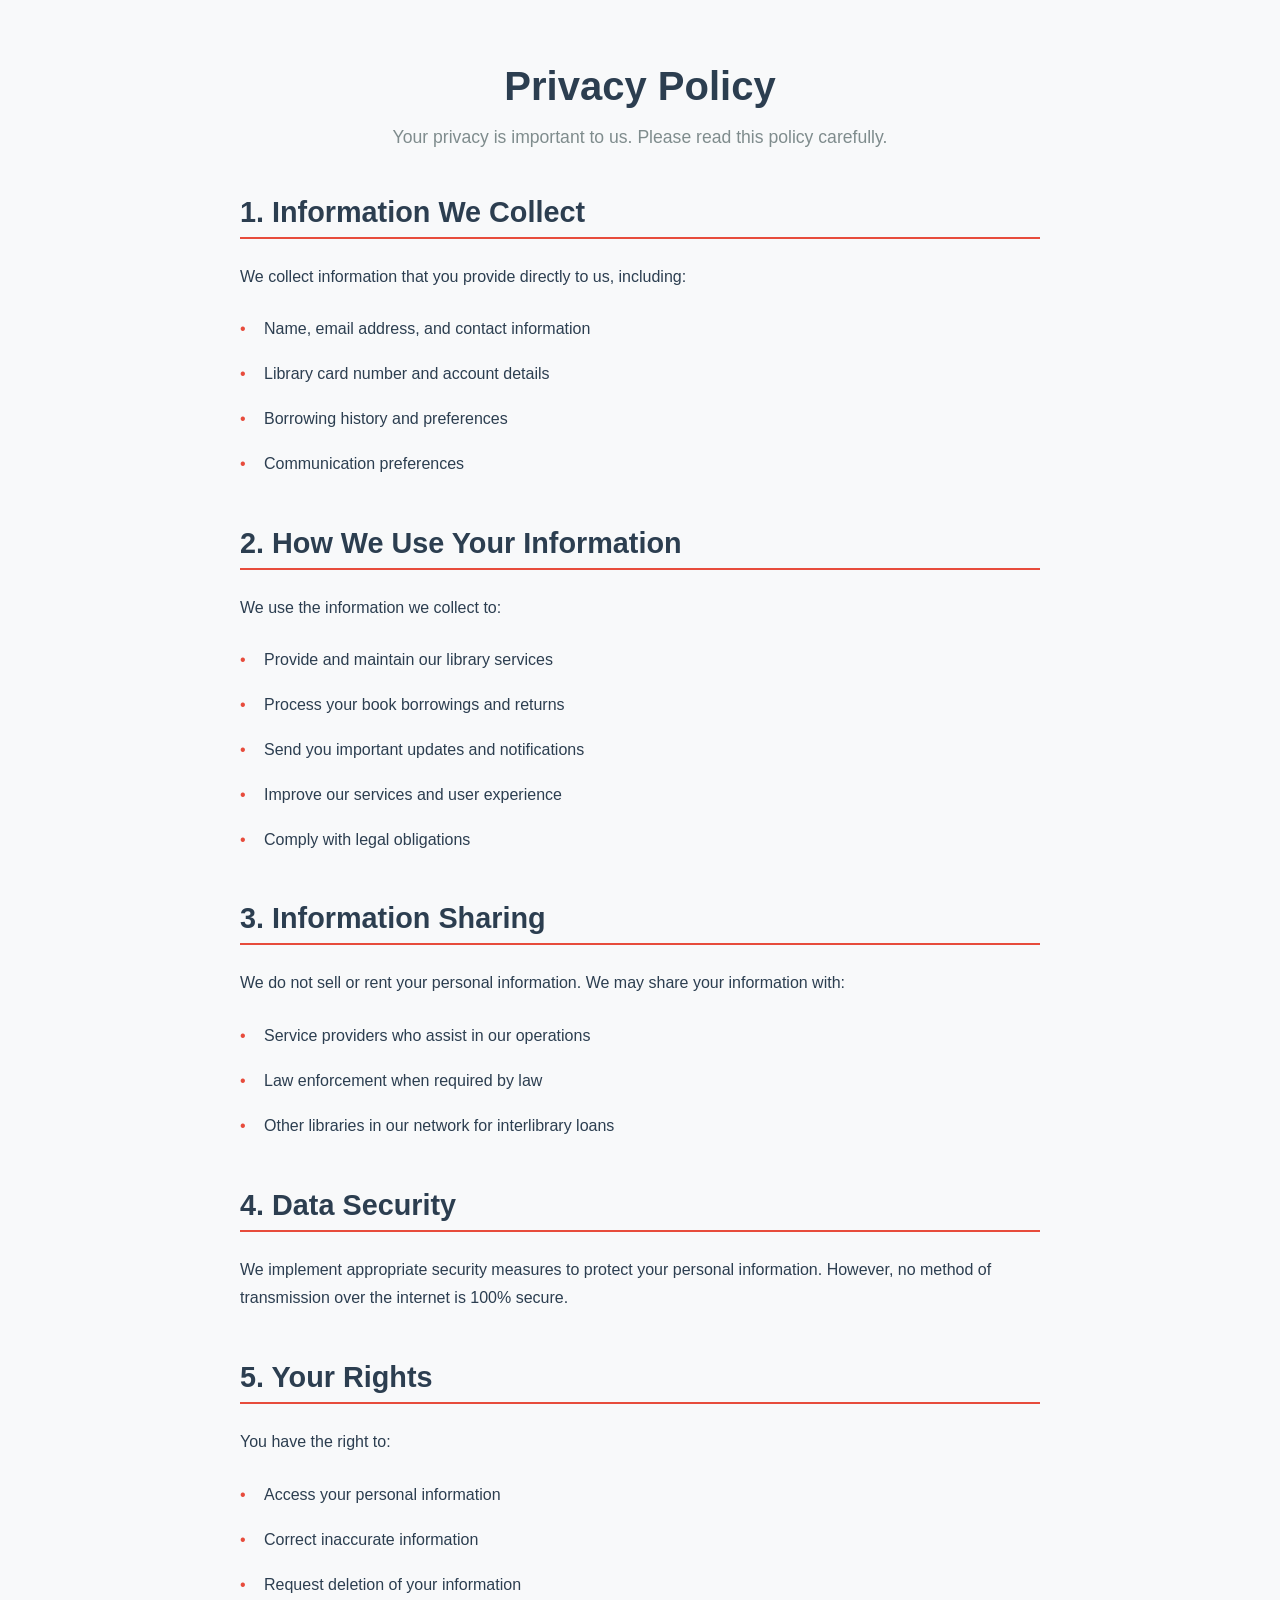
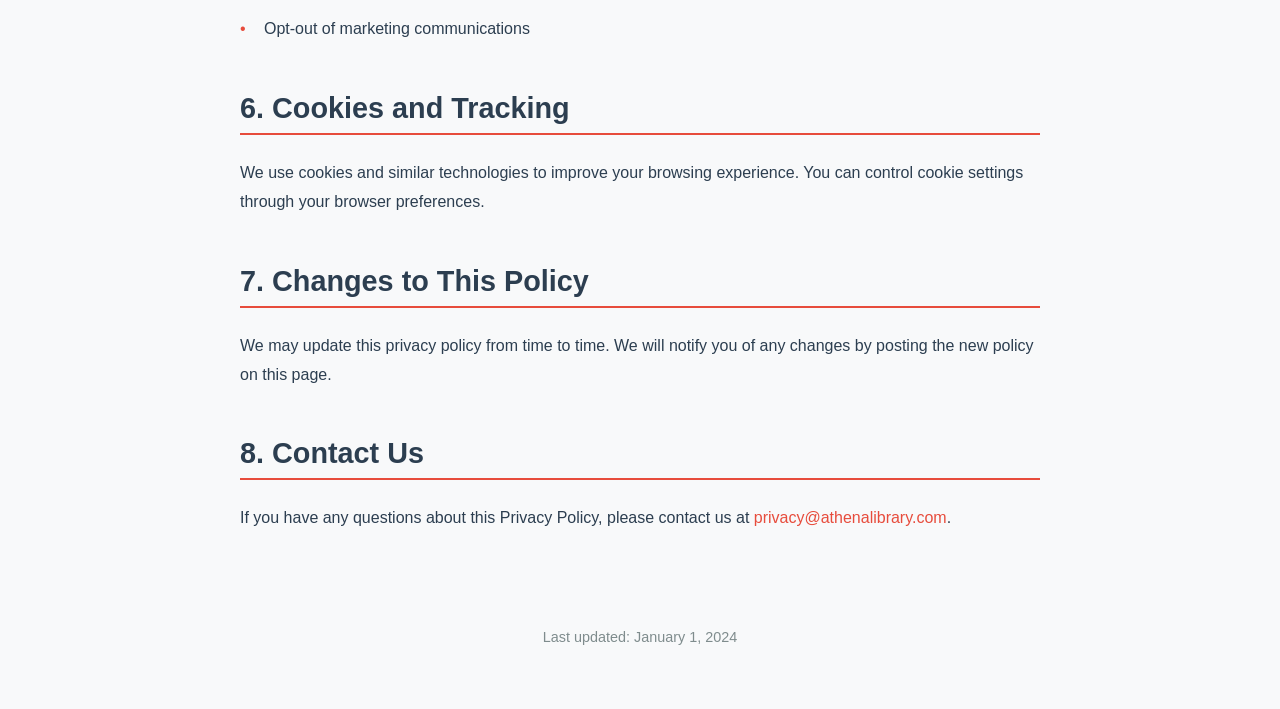
<file: privacy.html>
<!DOCTYPE html>
<html lang="en">
<head>
    <meta charset="UTF-8">
    <meta name="viewport" content="width=device-width, initial-scale=1.0">
    <title>Privacy Policy - Athena Library</title>
    <link rel="stylesheet" href="css/style.css">
    <link rel="stylesheet" href="https://cdnjs.cloudflare.com/ajax/libs/font-awesome/6.4.0/css/all.min.css">
    <style>
        :root {
            --primary: #2c3e50;
            --secondary: #1a2a3a;
            --accent: #e74c3c;
            --light: #f8f9fa;
            --cream: #f9f5eb;
            --dark: #2c3e50;
            --success: #27ae60;
            --neutral: #7f8c8d;
            --shadow: 0 8px 30px rgba(0, 0, 0, 0.1);
            --transition: all 0.3s ease;
        }

        .privacy-container {
            max-width: 800px;
            margin: 4rem auto;
            padding: 0 2rem;
        }

        .privacy-header {
            text-align: center;
            margin-bottom: 3rem;
        }

        .privacy-header h1 {
            font-size: 2.5rem;
            color: var(--primary);
            margin-bottom: 1rem;
        }

        .privacy-header p {
            color: var(--neutral);
            font-size: 1.1rem;
        }

        .privacy-section {
            margin-bottom: 3rem;
        }

        .privacy-section h2 {
            color: var(--primary);
            font-size: 1.8rem;
            margin-bottom: 1.5rem;
            padding-bottom: 0.5rem;
            border-bottom: 2px solid var(--accent);
        }

        .privacy-section p {
            color: var(--dark);
            line-height: 1.8;
            margin-bottom: 1.5rem;
        }

        .privacy-section ul {
            list-style-type: none;
            padding-left: 0;
            margin-bottom: 1.5rem;
        }

        .privacy-section li {
            color: var(--dark);
            line-height: 1.8;
            margin-bottom: 1rem;
            padding-left: 1.5rem;
            position: relative;
        }

        .privacy-section li::before {
            content: "•";
            color: var(--accent);
            position: absolute;
            left: 0;
        }

        .privacy-section a {
            color: var(--accent);
            text-decoration: none;
            transition: var(--transition);
        }

        .privacy-section a:hover {
            color: #c0392b;
            text-decoration: underline;
        }

        .last-updated {
            text-align: center;
            color: var(--neutral);
            font-size: 0.9rem;
            margin-top: 3rem;
            padding-top: 2rem;
            border-top: 1px solid var(--light);
        }

        @media (max-width: 768px) {
            .privacy-container {
                margin: 2rem auto;
                padding: 0 1rem;
            }

            .privacy-header h1 {
                font-size: 2rem;
            }

            .privacy-section h2 {
                font-size: 1.5rem;
            }
        }
    </style>
</head>
<body>
    <div class="privacy-container">
        <div class="privacy-header">
            <h1>Privacy Policy</h1>
            <p>Your privacy is important to us. Please read this policy carefully.</p>
        </div>

        <div class="privacy-section">
            <h2>1. Information We Collect</h2>
            <p>We collect information that you provide directly to us, including:</p>
            <ul>
                <li>Name, email address, and contact information</li>
                <li>Library card number and account details</li>
                <li>Borrowing history and preferences</li>
                <li>Communication preferences</li>
            </ul>
        </div>

        <div class="privacy-section">
            <h2>2. How We Use Your Information</h2>
            <p>We use the information we collect to:</p>
            <ul>
                <li>Provide and maintain our library services</li>
                <li>Process your book borrowings and returns</li>
                <li>Send you important updates and notifications</li>
                <li>Improve our services and user experience</li>
                <li>Comply with legal obligations</li>
            </ul>
        </div>

        <div class="privacy-section">
            <h2>3. Information Sharing</h2>
            <p>We do not sell or rent your personal information. We may share your information with:</p>
            <ul>
                <li>Service providers who assist in our operations</li>
                <li>Law enforcement when required by law</li>
                <li>Other libraries in our network for interlibrary loans</li>
            </ul>
        </div>

        <div class="privacy-section">
            <h2>4. Data Security</h2>
            <p>We implement appropriate security measures to protect your personal information. However, no method of transmission over the internet is 100% secure.</p>
        </div>

        <div class="privacy-section">
            <h2>5. Your Rights</h2>
            <p>You have the right to:</p>
            <ul>
                <li>Access your personal information</li>
                <li>Correct inaccurate information</li>
                <li>Request deletion of your information</li>
                <li>Opt-out of marketing communications</li>
            </ul>
        </div>

        <div class="privacy-section">
            <h2>6. Cookies and Tracking</h2>
            <p>We use cookies and similar technologies to improve your browsing experience. You can control cookie settings through your browser preferences.</p>
        </div>

        <div class="privacy-section">
            <h2>7. Changes to This Policy</h2>
            <p>We may update this privacy policy from time to time. We will notify you of any changes by posting the new policy on this page.</p>
        </div>

        <div class="privacy-section">
            <h2>8. Contact Us</h2>
            <p>If you have any questions about this Privacy Policy, please contact us at <a href="mailto:privacy@athenalibrary.com">privacy@athenalibrary.com</a>.</p>
        </div>

        <div class="last-updated">
            <p>Last updated: January 1, 2024</p>
        </div>
    </div>
</body>
</html>
</file>
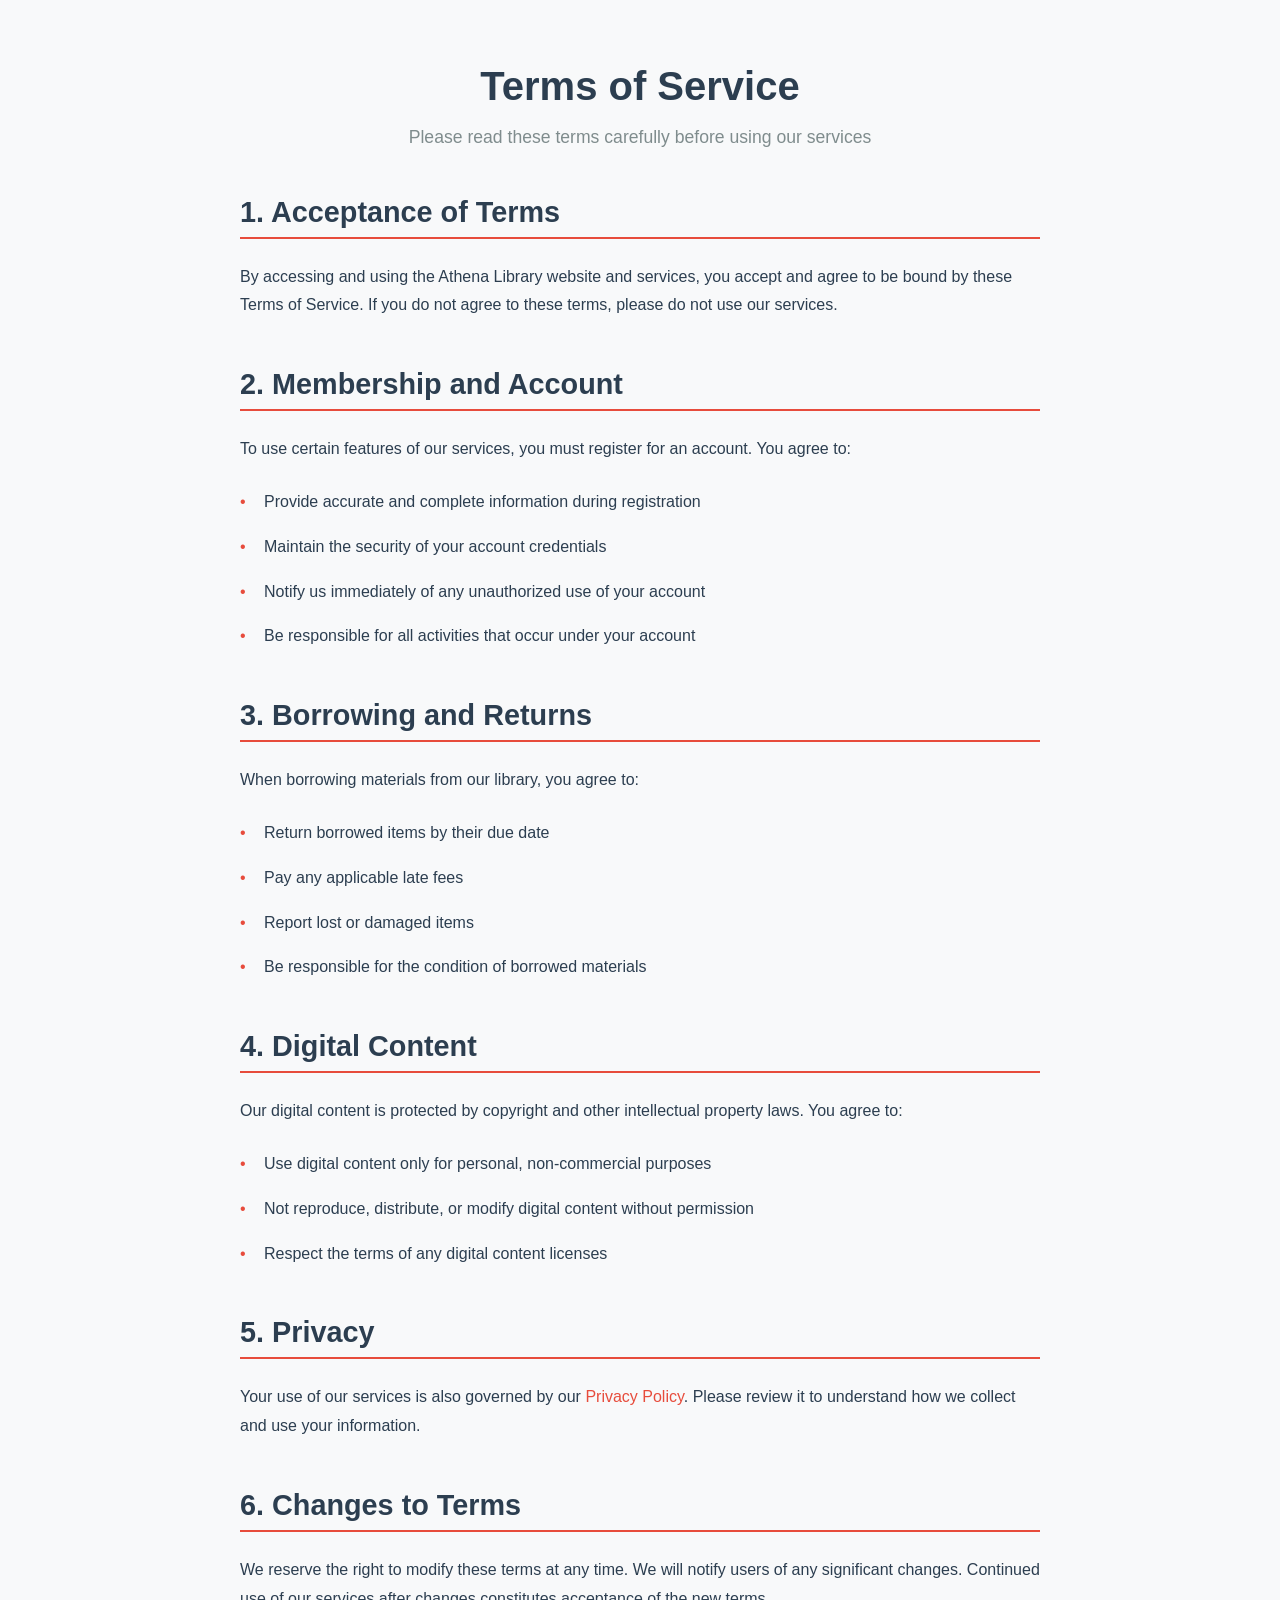
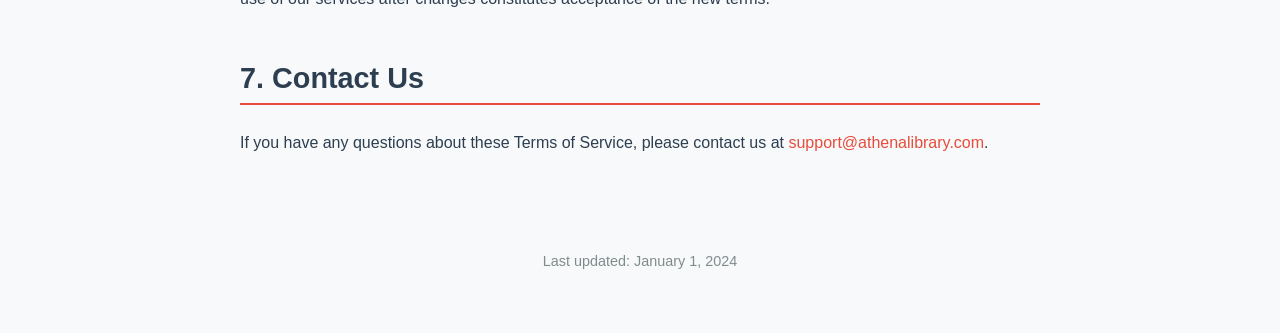
<file: terms.html>
<!DOCTYPE html>
<html lang="en">
<head>
    <meta charset="UTF-8">
    <meta name="viewport" content="width=device-width, initial-scale=1.0">
    <title>Terms of Service - Athena Library</title>
    <link rel="stylesheet" href="css/style.css">
    <link rel="stylesheet" href="https://cdnjs.cloudflare.com/ajax/libs/font-awesome/6.4.0/css/all.min.css">
    <style>
        :root {
            --primary: #2c3e50;
            --secondary: #1a2a3a;
            --accent: #e74c3c;
            --light: #f8f9fa;
            --cream: #f9f5eb;
            --dark: #2c3e50;
            --success: #27ae60;
            --neutral: #7f8c8d;
            --shadow: 0 8px 30px rgba(0, 0, 0, 0.1);
            --transition: all 0.3s ease;
        }

        .terms-container {
            max-width: 800px;
            margin: 4rem auto;
            padding: 0 2rem;
        }

        .terms-header {
            text-align: center;
            margin-bottom: 3rem;
        }

        .terms-header h1 {
            font-size: 2.5rem;
            color: var(--primary);
            margin-bottom: 1rem;
        }

        .terms-header p {
            color: var(--neutral);
            font-size: 1.1rem;
        }

        .terms-section {
            margin-bottom: 3rem;
        }

        .terms-section h2 {
            color: var(--primary);
            font-size: 1.8rem;
            margin-bottom: 1.5rem;
            padding-bottom: 0.5rem;
            border-bottom: 2px solid var(--accent);
        }

        .terms-section p {
            color: var(--dark);
            line-height: 1.8;
            margin-bottom: 1.5rem;
        }

        .terms-section ul {
            list-style-type: none;
            padding-left: 0;
            margin-bottom: 1.5rem;
        }

        .terms-section li {
            color: var(--dark);
            line-height: 1.8;
            margin-bottom: 1rem;
            padding-left: 1.5rem;
            position: relative;
        }

        .terms-section li::before {
            content: "•";
            color: var(--accent);
            position: absolute;
            left: 0;
        }

        .terms-section a {
            color: var(--accent);
            text-decoration: none;
            transition: var(--transition);
        }

        .terms-section a:hover {
            color: #c0392b;
            text-decoration: underline;
        }

        .last-updated {
            text-align: center;
            color: var(--neutral);
            font-size: 0.9rem;
            margin-top: 3rem;
            padding-top: 2rem;
            border-top: 1px solid var(--light);
        }

        @media (max-width: 768px) {
            .terms-container {
                margin: 2rem auto;
                padding: 0 1rem;
            }

            .terms-header h1 {
                font-size: 2rem;
            }

            .terms-section h2 {
                font-size: 1.5rem;
            }
        }
    </style>
</head>
<body>
    <div class="terms-container">
        <div class="terms-header">
            <h1>Terms of Service</h1>
            <p>Please read these terms carefully before using our services</p>
        </div>

        <div class="terms-section">
            <h2>1. Acceptance of Terms</h2>
            <p>By accessing and using the Athena Library website and services, you accept and agree to be bound by these Terms of Service. If you do not agree to these terms, please do not use our services.</p>
        </div>

        <div class="terms-section">
            <h2>2. Membership and Account</h2>
            <p>To use certain features of our services, you must register for an account. You agree to:</p>
            <ul>
                <li>Provide accurate and complete information during registration</li>
                <li>Maintain the security of your account credentials</li>
                <li>Notify us immediately of any unauthorized use of your account</li>
                <li>Be responsible for all activities that occur under your account</li>
            </ul>
        </div>

        <div class="terms-section">
            <h2>3. Borrowing and Returns</h2>
            <p>When borrowing materials from our library, you agree to:</p>
            <ul>
                <li>Return borrowed items by their due date</li>
                <li>Pay any applicable late fees</li>
                <li>Report lost or damaged items</li>
                <li>Be responsible for the condition of borrowed materials</li>
            </ul>
        </div>

        <div class="terms-section">
            <h2>4. Digital Content</h2>
            <p>Our digital content is protected by copyright and other intellectual property laws. You agree to:</p>
            <ul>
                <li>Use digital content only for personal, non-commercial purposes</li>
                <li>Not reproduce, distribute, or modify digital content without permission</li>
                <li>Respect the terms of any digital content licenses</li>
            </ul>
        </div>

        <div class="terms-section">
            <h2>5. Privacy</h2>
            <p>Your use of our services is also governed by our <a href="privacy.html">Privacy Policy</a>. Please review it to understand how we collect and use your information.</p>
        </div>

        <div class="terms-section">
            <h2>6. Changes to Terms</h2>
            <p>We reserve the right to modify these terms at any time. We will notify users of any significant changes. Continued use of our services after changes constitutes acceptance of the new terms.</p>
        </div>

        <div class="terms-section">
            <h2>7. Contact Us</h2>
            <p>If you have any questions about these Terms of Service, please contact us at <a href="mailto:support@athenalibrary.com">support@athenalibrary.com</a>.</p>
        </div>

        <div class="last-updated">
            <p>Last updated: January 1, 2024</p>
        </div>
    </div>
</body>
</html>
</file>
<file: css/style.css>
/* Color Variables */
:root {
    --primary-color: #4a90e2;
    --primary-dark: #357abd;
    --secondary-color: #f39c12;
    --accent-color: #e74c3c;
    --background-light: #f8f9fa;
    --text-primary: #2c3e50;
    --text-secondary: #7f8c8d;
    --success-color: #2ecc71;
    --warning-color: #f1c40f;
    --error-color: #e74c3c;
    --shadow-color: rgba(0, 0, 0, 0.1);
}

/* General Styles */
body {
    font-family: 'Segoe UI', sans-serif;
    margin: 0;
    padding: 0;
    background-color: var(--background-light);
    color: var(--text-primary);
}

header {
    background: linear-gradient(135deg, var(--primary-color), var(--primary-dark));
    color: #fff;
    padding: 1.5rem 0;
    text-align: center;
    box-shadow: 0 4px 6px var(--shadow-color);
}

main {
    padding: 1rem;
}

footer {
    background-color: #333;
    color: #fff;
    text-align: center;
    padding: 1rem 0;
    margin-top: 2rem;
}

/* Search Bar */
.search-container {
    margin-top: 1rem;
}

.search-container input[type="text"] {
    padding: 0.5rem;
    width: 70%;
    border: 1px solid #ddd;
    border-radius: 5px;
}

.search-container button {
    padding: 0.5rem 1rem;
    background-color: var(--primary-color);
    color: #fff;
    border: none;
    border-radius: 5px;
    cursor: pointer;
    transition: all 0.3s ease;
}

.search-container button:hover {
    background-color: var(--primary-dark);
    transform: translateY(-2px);
}

/* Featured Categories */
#featured-categories {
    margin-top: 2rem;
    text-align: center;
}

.categories-grid {
    display: flex;
    justify-content: center;
    gap: 1rem;
    margin-top: 1rem;
}

.category {
    background-color: #fff;
    padding: 0.8rem 1.5rem;
    border-radius: 8px;
    box-shadow: 0 2px 8px var(--shadow-color);
    cursor: pointer;
    transition: all 0.3s ease;
    border: 2px solid transparent;
}

.category:hover {
    transform: translateY(-3px);
    border-color: var(--primary-color);
    box-shadow: 0 4px 12px var(--shadow-color);
}

/* Search Results */
#search-results {
    margin-top: 2rem;
}

.books-grid {
    display: grid;
    grid-template-columns: repeat(auto-fit, minmax(250px, 1fr)); /* Responsive grid */
    gap: 1rem;
}

.book-card {
    background: white;
    border-radius: 8px;
    box-shadow: 0 2px 4px rgba(0, 0, 0, 0.1);
    padding: 15px;
    transition: transform 0.3s ease;
    display: flex;
    flex-direction: column;
}

.book-image-container {
    width: 100%;
    height: 200px;
    overflow: hidden;
    border-radius: 4px;
    margin-bottom: 10px;
}

.book-image {
    width: 100%;
    height: 100%;
    object-fit: cover;
    transition: transform 0.3s ease;
}

.book-card:hover .book-image {
    transform: scale(1.05);
}

.book-info {
    flex-grow: 1;
    display: flex;
    flex-direction: column;
}

.book-title {
    font-size: 18px;
    font-weight: 700;
    margin-bottom: 8px;
    color: #333;
}

.book-author {
    font-size: 14px;
    color: #666;
    margin-bottom: 12px;
}

.book-description {
    font-size: 14px;
    color: #777;
    margin-bottom: 15px;
    flex-grow: 1;
}

.book-actions {
    display: flex;
    justify-content: space-between;
    margin-top: auto;
}

.book-btn {
    border: none;
    border-radius: 4px;
    padding: 8px 16px;
    cursor: pointer;
    transition: all 0.2s;
}

.primary-btn {
    background-color: var(--primary-color);
    color: white;
    flex-grow: 1;
    margin-right: 10px;
    font-weight: 600;
    letter-spacing: 0.5px;
}

.primary-btn:hover {
    background-color: var(--primary-dark);
    transform: translateY(-2px);
}

.icon-btn {
    width: 40px;
    height: 40px;
    border-radius: 50%;
    display: flex;
    align-items: center;
    justify-content: center;
    background-color: #f0f0f0;
    color: #555;
}

.icon-btn:hover {
    background-color: #e0e0e0;
}

.book-tag {
    background-color: var(--accent-color);
    color: white;
    padding: 6px 12px;
    border-radius: 6px;
    font-size: 12px;
    font-weight: 600;
    letter-spacing: 0.5px;
    box-shadow: 0 2px 5px var(--shadow-color);
}

.book-glow {
    position: absolute;
    top: 0;
    left: 0;
    width: 100%;
    height: 100%;
    background: radial-gradient(ellipse at center, rgba(255,255,255,0.2) 0%, rgba(255,255,255,0) 70%);
    opacity: 0;
    transition: opacity 0.3s ease;
    pointer-events: none;
}

.book-card:hover .book-glow {
    opacity: 1;
}

.bookmark-indicator {
    position: absolute;
    top: -5px;
    right: 15px;
    width: 20px;
    height: 30px;
    background-color: #ff5722;
    border-radius: 0 0 5px 5px;
    z-index: 5;
    transition: opacity 0.3s ease;
}

.loading {
    text-align: center;
    padding: 2rem;
    font-size: 1.1rem;
    color: var(--text-secondary);
    display: flex;
    align-items: center;
    justify-content: center;
    gap: 1rem;
}

.loading::after {
    content: '';
    width: 20px;
    height: 20px;
    border: 2px solid var(--primary-color);
    border-top-color: transparent;
    border-radius: 50%;
    animation: spin 1s linear infinite;
}

@keyframes spin {
    to {
        transform: rotate(360deg);
    }
}

.book-card .more-info {
    background-color: #4CAF50; /* Green */
    border: none;
    color: white;
    padding: 0.5rem 1rem;
    text-align: center;
    text-decoration: none;
    display: inline-block;
    font-size: 1rem;
    border-radius: 5px;
    cursor: pointer;
    transition: background-color 0.3s ease;
}

.book-card .more-info:hover {
    background-color: #3e8e41;
}

.more-info-btn {
    display: flex;
    align-items: center;
    justify-content: center;
    gap: 8px;
    width: 100%;
    padding: 8px 16px;
    background-color: var(--secondary-color);
    color: white;
    text-decoration: none;
    border-radius: 4px;
    font-weight: 600;
    letter-spacing: 0.5px;
    transition: all 0.3s ease;
    margin-top: 8px;
}

.more-info-btn:hover {
    background-color: #e67e22;
    transform: translateY(-2px);
    box-shadow: 0 4px 8px rgba(0, 0, 0, 0.1);
}

.more-info-btn i {
    font-size: 14px;
}

/* Responsive Design */
@media (max-width: 768px) {
    .search-container input[type="text"] {
        width: 90%;
    }

    .categories-grid {
        flex-direction: column;
        align-items: center;
    }

    .category {
        width: 80%;
        margin-bottom: 0.5rem;
    }
}

/* Pagination */
.pagination {
    display: flex;
    justify-content: center;
    gap: 0.5rem;
    margin-top: 2rem;
    padding: 1rem;
}

.pagination-btn {
    width: 40px;
    height: 40px;
    display: flex;
    align-items: center;
    justify-content: center;
    border: none;
    border-radius: 50%;
    background-color: var(--background-light);
    color: var(--text-primary);
    font-weight: 600;
    cursor: pointer;
    transition: all 0.3s ease;
    box-shadow: 0 2px 4px var(--shadow-color);
}

.pagination-btn:hover:not(:disabled) {
    background-color: var(--primary-color);
    color: white;
    transform: translateY(-2px);
    box-shadow: 0 4px 8px var(--shadow-color);
}

.pagination-btn.active {
    background-color: var(--primary-color);
    color: white;
    transform: translateY(-2px);
    box-shadow: 0 4px 8px var(--shadow-color);
}

.pagination-btn:disabled {
    background-color: #e0e0e0;
    color: #999;
    cursor: not-allowed;
    transform: none;
    box-shadow: none;
}

/* New Styles for Enhanced Visual Appeal */
.highlight {
    color: var(--accent-color);
    font-weight: 600;
}

.success-text {
    color: var(--success-color);
}

.warning-text {
    color: var(--warning-color);
}

.error-text {
    color: var(--error-color);
}

.card-hover-effect {
    transition: all 0.3s ease;
}

.card-hover-effect:hover {
    transform: translateY(-5px);
    box-shadow: 0 5px 15px var(--shadow-color);
}

/* Profile Section Styles */
.profile-section {
    position: fixed;
    top: 0;
    left: 0;
    width: 100%;
    height: 100%;
    background-color: rgba(0, 0, 0, 0.8);
    z-index: 1000;
    overflow-y: auto;
    padding: 2rem;
}

.profile-container {
    background-color: var(--background-light);
    border-radius: 10px;
    padding: 2rem;
    margin: 0 auto;
    max-width: 800px;
    box-shadow: 0 4px 6px rgba(0, 0, 0, 0.1);
}

.profile-header {
    display: flex;
    justify-content: space-between;
    align-items: center;
    margin-bottom: 2rem;
    padding-bottom: 1rem;
    border-bottom: 1px solid rgba(0, 0, 0, 0.1);
}

.profile-header h2 {
    color: var(--primary-color);
    margin: 0;
    font-size: 1.8rem;
}

.close-btn {
    background: none;
    border: none;
    color: var(--text-primary);
    font-size: 1.5rem;
    cursor: pointer;
    transition: color 0.3s ease;
    padding: 0.5rem;
}

.close-btn:hover {
    color: var(--primary-color);
}

.profile-content {
    display: grid;
    gap: 2rem;
}

.user-info {
    background-color: var(--background-light);
    padding: 1.5rem;
    border-radius: 8px;
    box-shadow: 0 2px 4px rgba(0, 0, 0, 0.05);
}

.user-info h3 {
    color: var(--primary-color);
    margin-bottom: 1rem;
    font-size: 1.2rem;
}

.user-info p {
    margin: 0.5rem 0;
    color: var(--text-primary);
}

.borrowed-books h3 {
    color: var(--primary-color);
    margin-bottom: 1rem;
    font-size: 1.2rem;
}

#borrowed-books-container {
    display: grid;
    grid-template-columns: repeat(auto-fill, minmax(200px, 1fr));
    gap: 1.5rem;
}

#borrowed-books-container .book-card {
    background-color: var(--background-light);
    border-radius: 8px;
    overflow: hidden;
    transition: transform 0.3s ease;
    box-shadow: 0 2px 4px rgba(0, 0, 0, 0.05);
}

#borrowed-books-container .book-card:hover {
    transform: translateY(-5px);
    box-shadow: 0 4px 8px rgba(0, 0, 0, 0.1);
}

#borrowed-books-container .book-img {
    height: 200px;
    overflow: hidden;
}

#borrowed-books-container .book-img img {
    width: 100%;
    height: 100%;
    object-fit: cover;
}

#borrowed-books-container .book-details {
    padding: 1rem;
}

#borrowed-books-container .book-title {
    font-size: 1rem;
    margin-bottom: 0.5rem;
    color: var(--text-primary);
    font-weight: 600;
}

#borrowed-books-container .book-author {
    font-size: 0.9rem;
    color: var(--text-primary);
    opacity: 0.8;
    margin-bottom: 1rem;
}

#borrowed-books-container .book-actions {
    margin-top: 1rem;
}

#borrowed-books-container .unborrow-btn {
    background-color: var(--error-color);
    color: white;
    border: none;
    padding: 0.5rem 1rem;
    border-radius: 4px;
    cursor: pointer;
    transition: background-color 0.3s ease;
    width: 100%;
    font-size: 0.9rem;
}

#borrowed-books-container .unborrow-btn:hover {
    background-color: #c82333;
}

#borrowed-books-container .unborrow-btn i {
    margin-right: 0.5rem;
}

.no-books {
    text-align: center;
    color: var(--text-primary);
    opacity: 0.8;
    padding: 2rem;
    background-color: var(--background-light);
    border-radius: 8px;
    box-shadow: 0 2px 4px rgba(0, 0, 0, 0.05);
}

.borrowed-book-item {
    display: flex;
    justify-content: space-between;
    align-items: center;
    padding: 0.8rem;
    background: white;
    border-radius: 8px;
    margin-bottom: 0.5rem;
    box-shadow: 0 1px 3px rgba(0, 0, 0, 0.1);
}

.borrowed-book-item .book-info {
    flex: 1;
}

.borrowed-book-item p {
    margin: 0;
    color: var(--text-primary);
    font-size: 1rem;
}

.borrowed-book-item .unborrow-btn {
    background-color: var(--error-color);
    color: white;
    border: none;
    padding: 0.4rem 0.8rem;
    border-radius: 4px;
    cursor: pointer;
    transition: background-color 0.3s ease;
    font-size: 0.9rem;
    margin-left: 1rem;
}

.borrowed-book-item .unborrow-btn:hover {
    background-color: #c82333;
}

.borrowed-book-item .unborrow-btn i {
    margin-right: 0.3rem;
}

.error-message,
.no-results {
    text-align: center;
    padding: 2rem;
    background: var(--surface-color);
    border-radius: 8px;
    box-shadow: 0 2px 4px rgba(0, 0, 0, 0.1);
    margin: 2rem auto;
    max-width: 600px;
}

.error-message i,
.no-results i {
    font-size: 3rem;
    color: var(--error-color);
    margin-bottom: 1rem;
}

.no-results i {
    color: var(--text-secondary);
}

.error-message p,
.no-results p {
    color: var(--text-primary);
    margin-bottom: 1rem;
    font-size: 1.1rem;
}

.retry-btn {
    background: var(--primary-color);
    color: white;
    border: none;
    padding: 0.5rem 1rem;
    border-radius: 4px;
    cursor: pointer;
    display: inline-flex;
    align-items: center;
    gap: 0.5rem;
    transition: background-color 0.3s ease;
}

.retry-btn:hover {
    background: var(--primary-dark);
}
</file>
